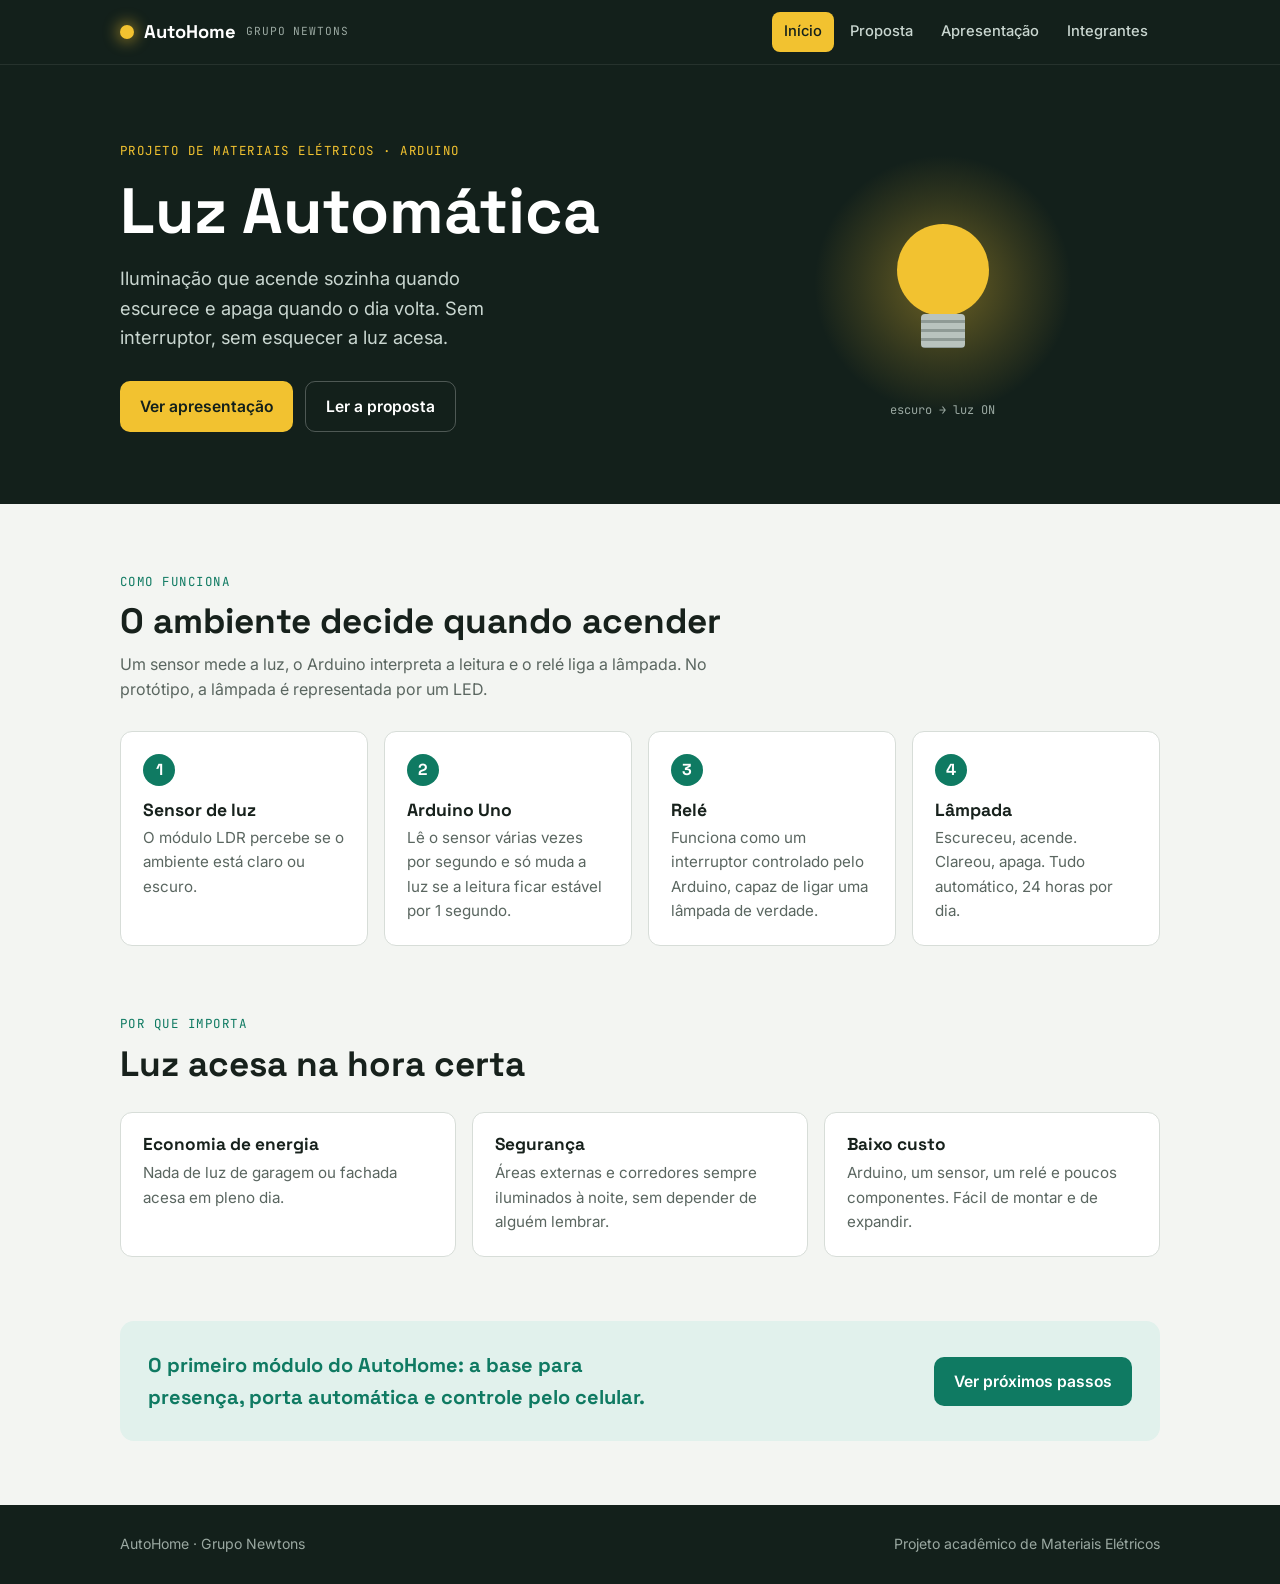
<file: index.html>
<!DOCTYPE html>
<html lang="pt-BR">
<head>
  <meta charset="UTF-8">
  <meta name="viewport" content="width=device-width, initial-scale=1.0">
  <title>Luz Automática · AutoHome</title>
  <meta name="description" content="Luz Automática: iluminação que acende sozinha quando escurece, feita com Arduino pelo grupo Newtons.">
  <link rel="preconnect" href="https://fonts.googleapis.com">
  <link rel="preconnect" href="https://fonts.gstatic.com" crossorigin>
  <link href="https://fonts.googleapis.com/css2?family=Inter:wght@400;500;600&family=JetBrains+Mono&family=Space+Grotesk:wght@500;700&display=swap" rel="stylesheet">
  <link rel="stylesheet" href="style.css">
</head>
<body>
  <header class="topbar">
    <div class="container">
      <a class="brand" href="index.html"><span class="brand-dot"></span>AutoHome <small>Grupo Newtons</small></a>
      <nav class="nav">
        <a class="ativo" href="index.html">Início</a>
        <a href="proposta.html">Proposta</a>
        <a href="apresentacao.html">Apresentação</a>
        <a href="integrantes.html">Integrantes</a>
      </nav>
    </div>
  </header>

  <section class="hero">
    <div class="container">
      <div>
        <span class="eyebrow">Projeto de Materiais Elétricos · Arduino</span>
        <h1>Luz Automática</h1>
        <p>Iluminação que acende sozinha quando escurece e apaga quando o dia volta. Sem interruptor, sem esquecer a luz acesa.</p>
        <div class="hero-actions">
          <a class="btn btn-sun" href="apresentacao.html">Ver apresentação</a>
          <a class="btn btn-ghost" href="proposta.html">Ler a proposta</a>
        </div>
      </div>
      <div class="lamp" aria-hidden="true">
        <div class="glow"></div><div class="bulb"></div><div class="base"></div><div class="tag"></div>
      </div>
    </div>
  </section>

  <section class="section">
    <div class="container">
      <div class="section-head">
        <span class="eyebrow">Como funciona</span>
        <h2>O ambiente decide quando acender</h2>
        <p>Um sensor mede a luz, o Arduino interpreta a leitura e o relé liga a lâmpada. No protótipo, a lâmpada é representada por um LED.</p>
      </div>
      <div class="flow">
        <div class="flow-item"><h3>Sensor de luz</h3><p>O módulo LDR percebe se o ambiente está claro ou escuro.</p></div>
        <div class="flow-item"><h3>Arduino Uno</h3><p>Lê o sensor várias vezes por segundo e só muda a luz se a leitura ficar estável por 1 segundo.</p></div>
        <div class="flow-item"><h3>Relé</h3><p>Funciona como um interruptor controlado pelo Arduino, capaz de ligar uma lâmpada de verdade.</p></div>
        <div class="flow-item"><h3>Lâmpada</h3><p>Escureceu, acende. Clareou, apaga. Tudo automático, 24 horas por dia.</p></div>
      </div>
    </div>
  </section>

  <section class="section" style="padding-top:0">
    <div class="container">
      <div class="section-head">
        <span class="eyebrow">Por que importa</span>
        <h2>Luz acesa na hora certa</h2>
      </div>
      <div class="cards">
        <div class="card"><h3>Economia de energia</h3><p>Nada de luz de garagem ou fachada acesa em pleno dia.</p></div>
        <div class="card"><h3>Segurança</h3><p>Áreas externas e corredores sempre iluminados à noite, sem depender de alguém lembrar.</p></div>
        <div class="card"><h3>Baixo custo</h3><p>Arduino, um sensor, um relé e poucos componentes. Fácil de montar e de expandir.</p></div>
      </div>
    </div>
  </section>

  <section class="section" style="padding-top:0">
    <div class="container">
      <div class="band">
        <p>O primeiro módulo do AutoHome: a base para presença, porta automática e controle pelo celular.</p>
        <a class="btn btn-green" href="proposta.html#proximos-passos">Ver próximos passos</a>
      </div>
    </div>
  </section>

  <footer class="footer">
    <div class="container">
      <span>AutoHome · Grupo Newtons</span>
      <span>Projeto acadêmico de Materiais Elétricos</span>
    </div>
  </footer>
</body>
</html>
</file>
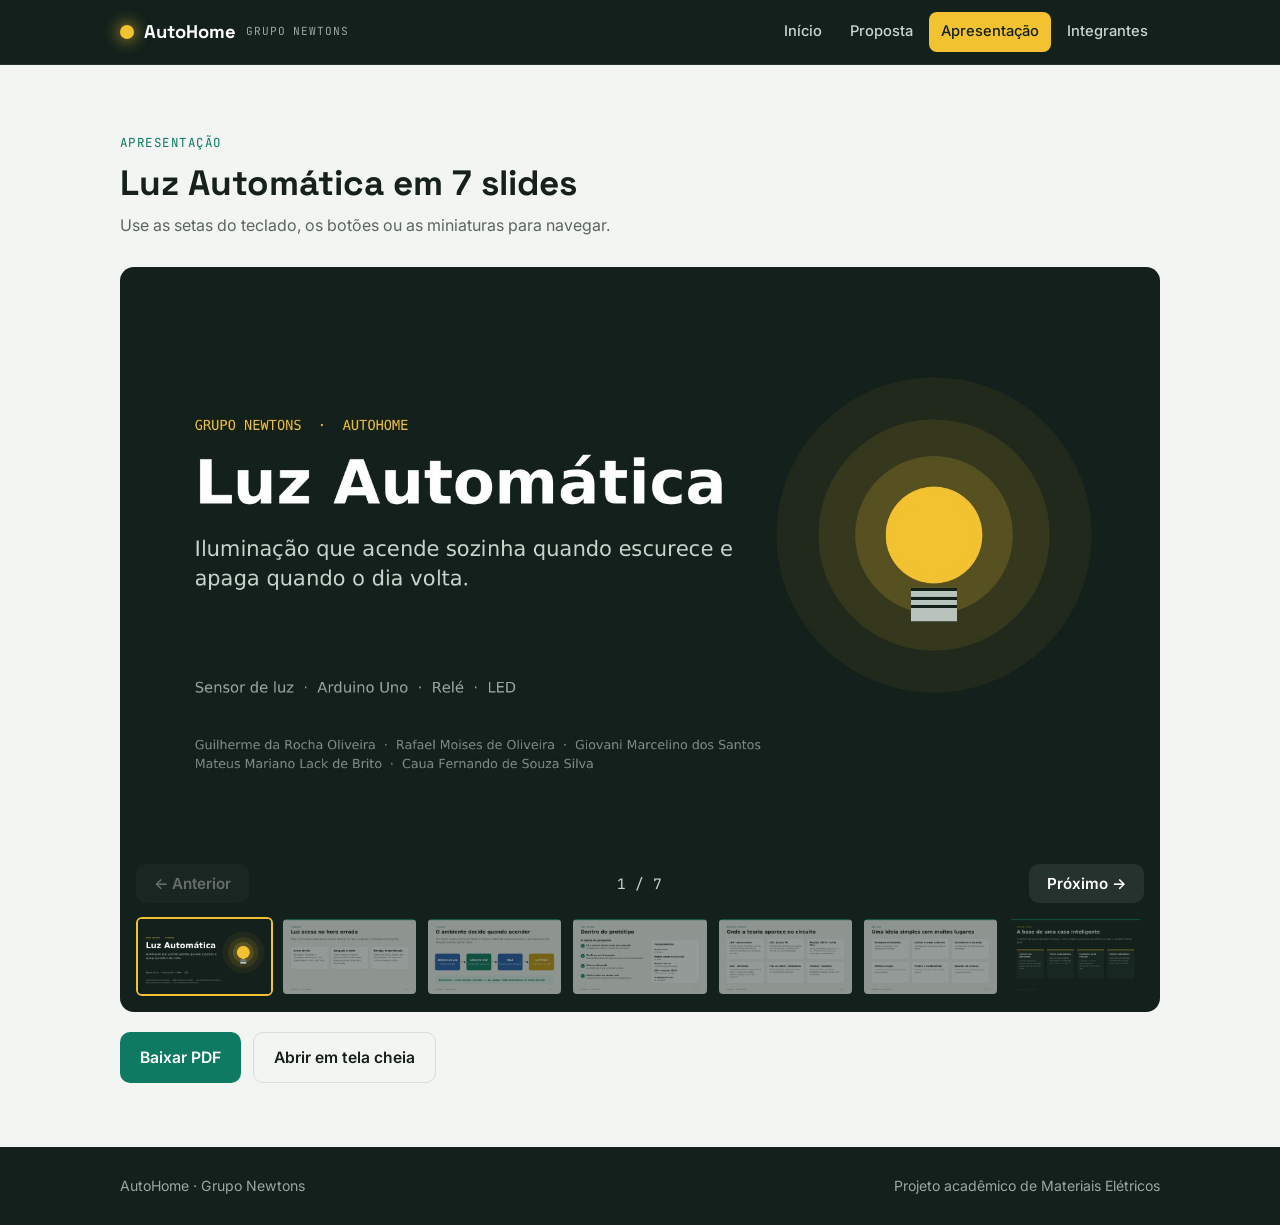
<file: apresentacao.html>
<!DOCTYPE html>
<html lang="pt-BR">
<head>
  <meta charset="UTF-8">
  <meta name="viewport" content="width=device-width, initial-scale=1.0">
  <title>Apresentação · AutoHome</title>
  <link rel="preconnect" href="https://fonts.googleapis.com">
  <link rel="preconnect" href="https://fonts.gstatic.com" crossorigin>
  <link href="https://fonts.googleapis.com/css2?family=Inter:wght@400;500;600&family=JetBrains+Mono&family=Space+Grotesk:wght@500;700&display=swap" rel="stylesheet">
  <link rel="stylesheet" href="style.css">
</head>
<body>
  <header class="topbar">
    <div class="container">
      <a class="brand" href="index.html"><span class="brand-dot"></span>AutoHome <small>Grupo Newtons</small></a>
      <nav class="nav">
        <a href="index.html">Início</a>
        <a href="proposta.html">Proposta</a>
        <a class="ativo" href="apresentacao.html">Apresentação</a>
        <a href="integrantes.html">Integrantes</a>
      </nav>
    </div>
  </header>

  <section class="section">
    <div class="container">
      <div class="section-head">
        <span class="eyebrow">Apresentação</span>
        <h2>Luz Automática em 7 slides</h2>
        <p>Use as setas do teclado, os botões ou as miniaturas para navegar.</p>
      </div>

      <div class="viewer">
        <div class="stage">
          <img id="slide" src="slides/slide-1.jpg" alt="Slide 1 da apresentação">
        </div>
        <div class="controls">
          <button class="ctrl" id="prev" type="button">← Anterior</button>
          <span class="counter" id="counter">1 / 7</span>
          <button class="ctrl" id="next" type="button">Próximo →</button>
        </div>
        <div class="thumbs" id="thumbs"></div>
      </div>

      <div class="viewer-actions">
        <a class="btn btn-green" href="apresentacao.pdf" download>Baixar PDF</a>
        <a class="btn" style="border:1px solid var(--line)" href="apresentacao.pdf" target="_blank" rel="noopener">Abrir em tela cheia</a>
      </div>
    </div>
  </section>

  <footer class="footer">
    <div class="container">
      <span>AutoHome · Grupo Newtons</span>
      <span>Projeto acadêmico de Materiais Elétricos</span>
    </div>
  </footer>

  <script>
    var total = 7, atual = 1;
    var img = document.getElementById("slide");
    var counter = document.getElementById("counter");
    var prev = document.getElementById("prev");
    var next = document.getElementById("next");
    var thumbs = document.getElementById("thumbs");

    for (var i = 1; i <= total; i++) {
      var b = document.createElement("button");
      b.type = "button";
      b.setAttribute("aria-label", "Ir para o slide " + i);
      b.innerHTML = '<img src="slides/slide-' + i + '.jpg" alt="">';
      b.dataset.n = i;
      b.addEventListener("click", function () { mostrar(+this.dataset.n); });
      thumbs.appendChild(b);
    }

    function mostrar(n) {
      atual = Math.min(Math.max(n, 1), total);
      img.src = "slides/slide-" + atual + ".jpg";
      img.alt = "Slide " + atual + " da apresentação";
      counter.textContent = atual + " / " + total;
      prev.disabled = atual === 1;
      next.disabled = atual === total;
      Array.prototype.forEach.call(thumbs.children, function (t, i) {
        t.classList.toggle("ativo", i + 1 === atual);
      });
    }

    prev.addEventListener("click", function () { mostrar(atual - 1); });
    next.addEventListener("click", function () { mostrar(atual + 1); });
    document.addEventListener("keydown", function (e) {
      if (e.key === "ArrowRight") mostrar(atual + 1);
      if (e.key === "ArrowLeft") mostrar(atual - 1);
    });
    mostrar(1);
  </script>
</body>
</html>
</file>
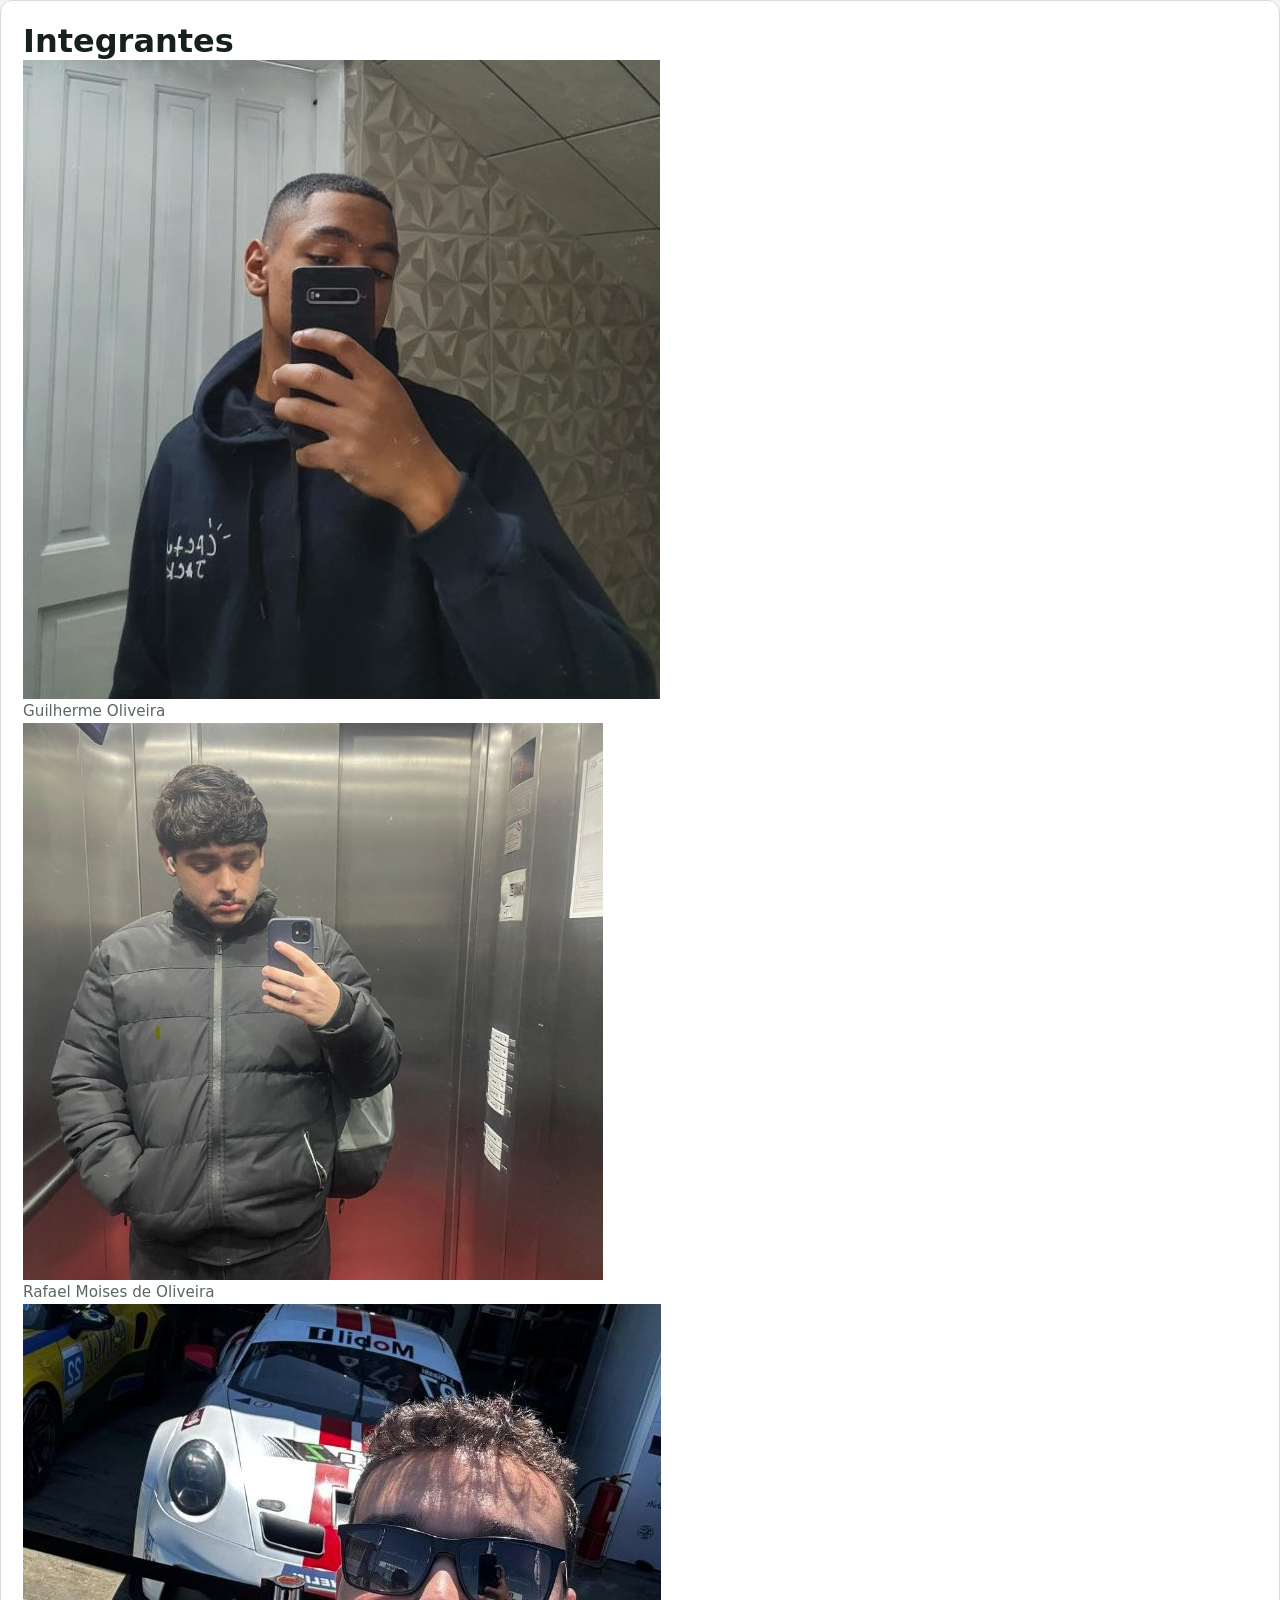
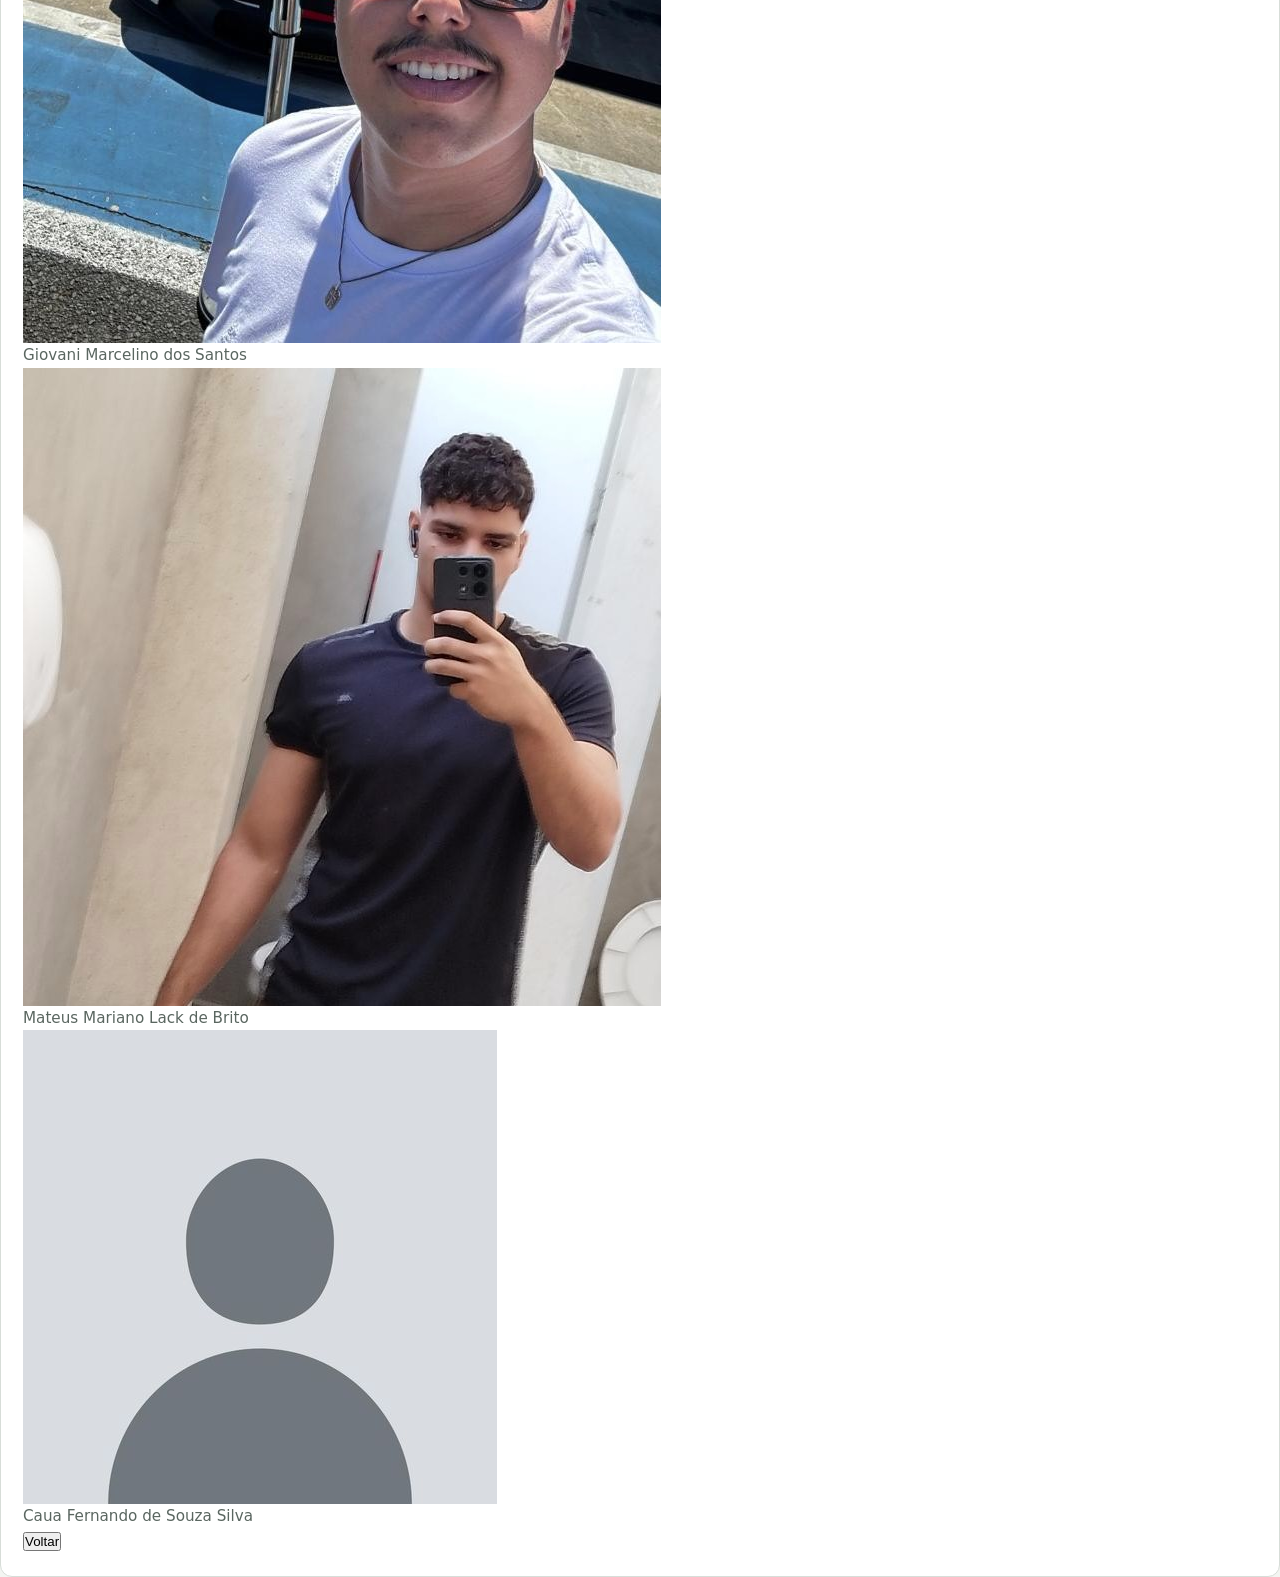
<file: fotos.html>
<!DOCTYPE html>
<html lang="pt-BR">
<head>
  <meta charset="UTF-8">
  <meta name="viewport" content="width=device-width, initial-scale=1.0">
  <title>Fotos dos integrantes</title>
  <link rel="stylesheet" href="style.css">
</head>
<body>
  <div class="card">
    <h1>Integrantes</h1>

    <div class="integrantes-grid">
      <div class="integrante">
        <img src="fotos/guilherme.jpg" alt="Guilherme Oliveira">
        <p>Guilherme Oliveira</p>
      </div>
      <div class="integrante">
        <img src="fotos/rafael.jpg" alt="Rafael Moises de Oliveira">
        <p>Rafael Moises de Oliveira</p>
      </div>
      <div class="integrante">
        <img src="fotos/giovani.jpg" alt="Giovani Marcelino dos Santos">
        <p>Giovani Marcelino dos Santos</p>
      </div>
      <div class="integrante">
        <img src="fotos/mateus.jpg" alt="Mateus Mariano Lack de Brito">
        <p>Mateus Mariano Lack de Brito</p>
      </div>
      <div class="integrante">
        <img src="fotos/caua.jpg" alt="Caua Fernando de Souza Silva">
        <p>Caua Fernando de Souza Silva</p>
      </div>
    </div>

    <nav class="nav-buttons">
      <button onclick="window.location.href='index.html'">Voltar</button>
    </nav>
  </div>
</body>
</html>
</file>
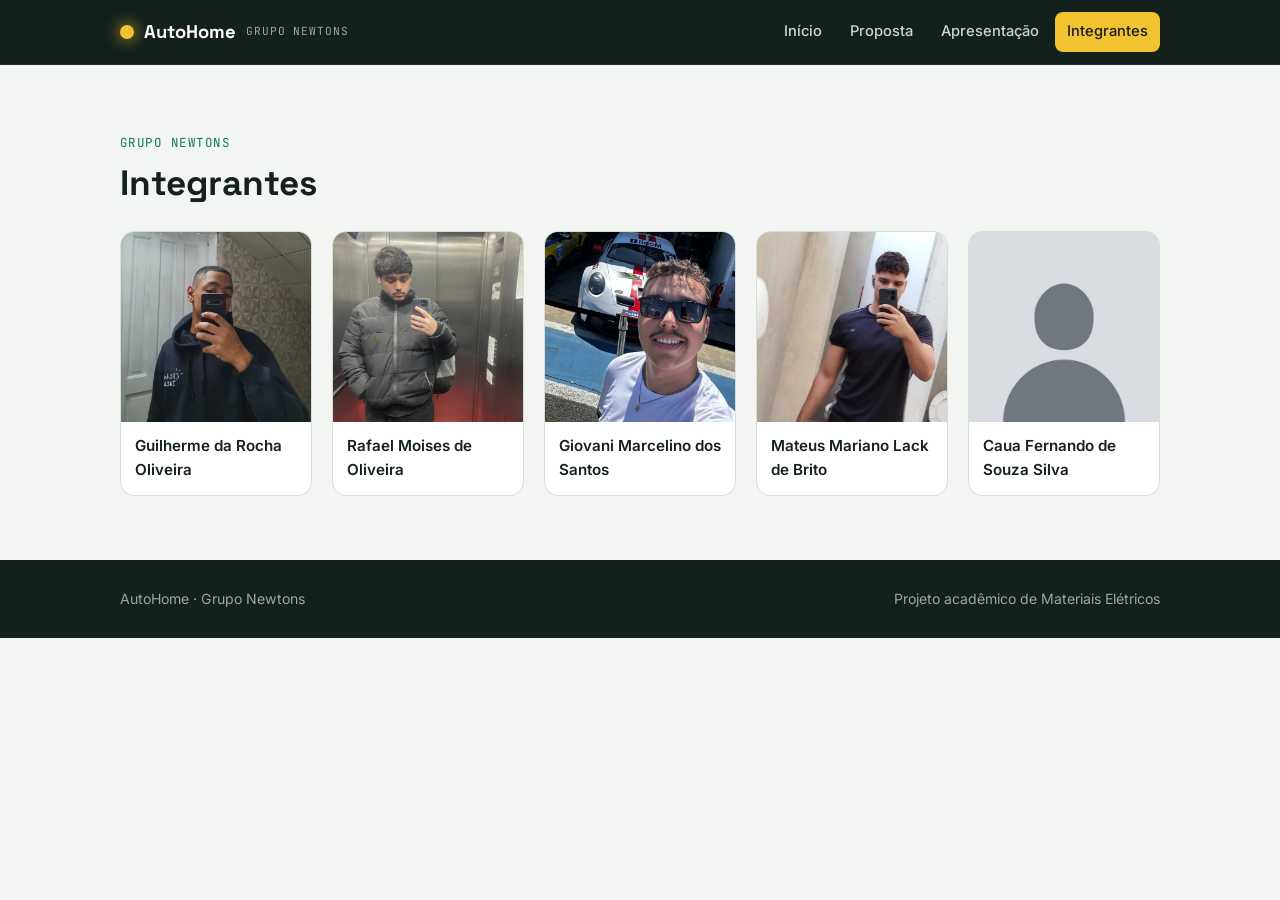
<file: integrantes.html>
<!DOCTYPE html>
<html lang="pt-BR">
<head>
  <meta charset="UTF-8">
  <meta name="viewport" content="width=device-width, initial-scale=1.0">
  <title>Integrantes · AutoHome</title>
  <link rel="preconnect" href="https://fonts.googleapis.com">
  <link rel="preconnect" href="https://fonts.gstatic.com" crossorigin>
  <link href="https://fonts.googleapis.com/css2?family=Inter:wght@400;500;600&family=JetBrains+Mono&family=Space+Grotesk:wght@500;700&display=swap" rel="stylesheet">
  <link rel="stylesheet" href="style.css">
</head>
<body>
  <header class="topbar">
    <div class="container">
      <a class="brand" href="index.html"><span class="brand-dot"></span>AutoHome <small>Grupo Newtons</small></a>
      <nav class="nav">
        <a href="index.html">Início</a>
        <a href="proposta.html">Proposta</a>
        <a href="apresentacao.html">Apresentação</a>
        <a class="ativo" href="integrantes.html">Integrantes</a>
      </nav>
    </div>
  </header>

  <section class="section">
    <div class="container">
      <div class="section-head">
        <span class="eyebrow">Grupo Newtons</span>
        <h2>Integrantes</h2>
      </div>
      <div class="team">
        <div class="member"><img src="fotos/guilherme.jpg" alt="Guilherme da Rocha Oliveira"><p>Guilherme da Rocha Oliveira</p></div>
        <div class="member"><img src="fotos/rafael.jpg" alt="Rafael Moises de Oliveira"><p>Rafael Moises de Oliveira</p></div>
        <div class="member"><img src="fotos/giovani.jpg" alt="Giovani Marcelino dos Santos"><p>Giovani Marcelino dos Santos</p></div>
        <div class="member"><img src="fotos/mateus.jpg" alt="Mateus Mariano Lack de Brito"><p>Mateus Mariano Lack de Brito</p></div>
        <div class="member"><img src="fotos/caua.jpg" alt="Caua Fernando de Souza Silva"><p>Caua Fernando de Souza Silva</p></div>
      </div>
    </div>
  </section>

  <footer class="footer">
    <div class="container">
      <span>AutoHome · Grupo Newtons</span>
      <span>Projeto acadêmico de Materiais Elétricos</span>
    </div>
  </footer>
</body>
</html>
</file>
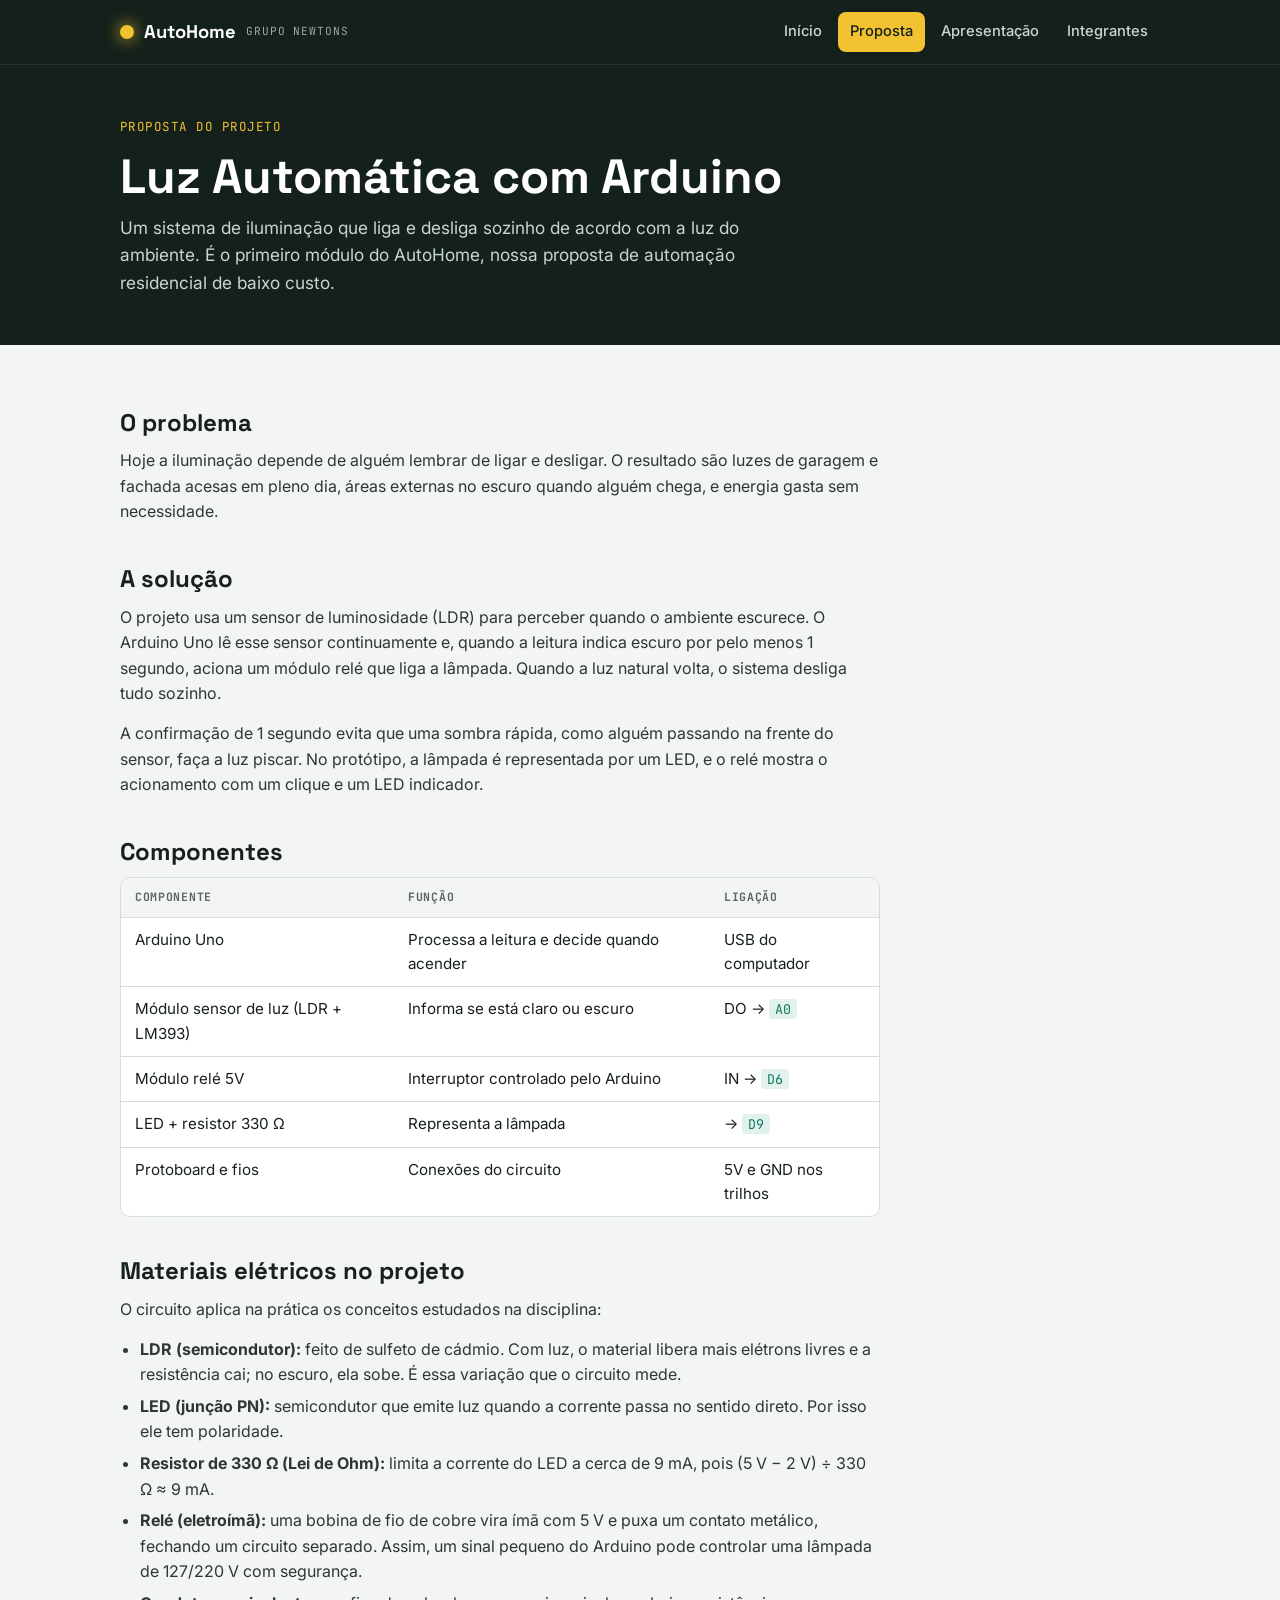
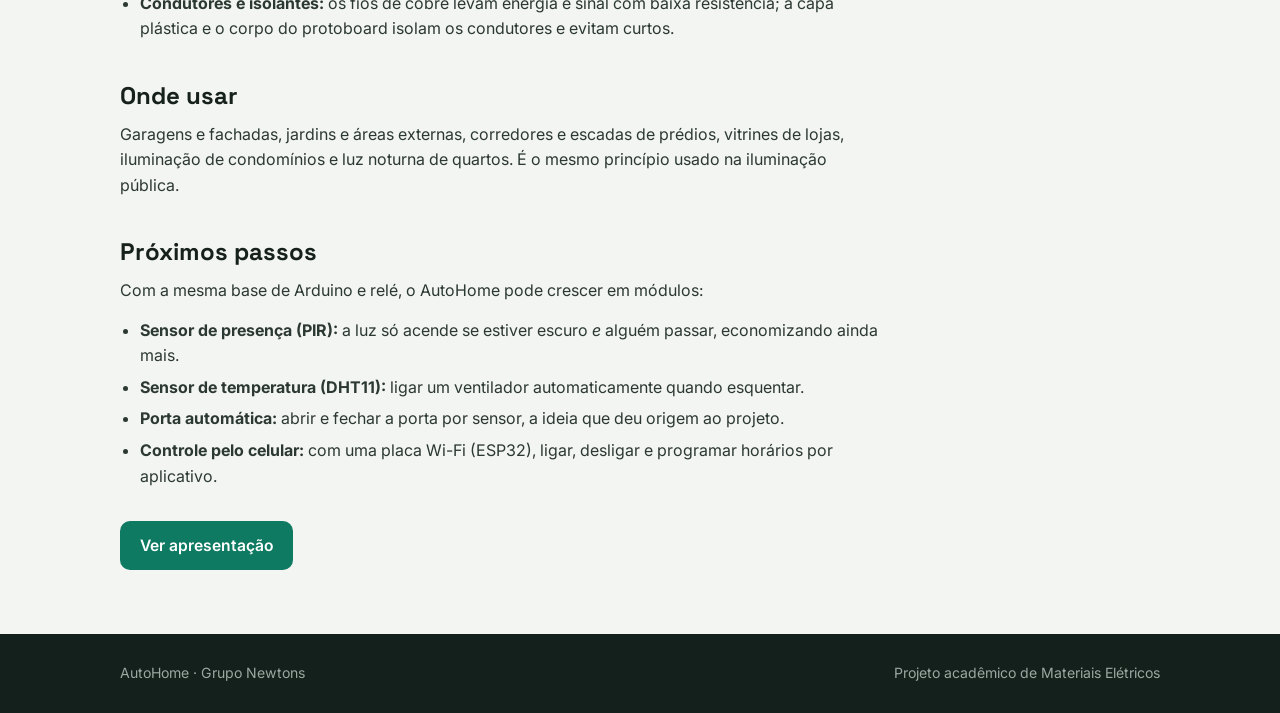
<file: proposta.html>
<!DOCTYPE html>
<html lang="pt-BR">
<head>
  <meta charset="UTF-8">
  <meta name="viewport" content="width=device-width, initial-scale=1.0">
  <title>Proposta · AutoHome</title>
  <link rel="preconnect" href="https://fonts.googleapis.com">
  <link rel="preconnect" href="https://fonts.gstatic.com" crossorigin>
  <link href="https://fonts.googleapis.com/css2?family=Inter:wght@400;500;600&family=JetBrains+Mono&family=Space+Grotesk:wght@500;700&display=swap" rel="stylesheet">
  <link rel="stylesheet" href="style.css">
</head>
<body>
  <header class="topbar">
    <div class="container">
      <a class="brand" href="index.html"><span class="brand-dot"></span>AutoHome <small>Grupo Newtons</small></a>
      <nav class="nav">
        <a href="index.html">Início</a>
        <a class="ativo" href="proposta.html">Proposta</a>
        <a href="apresentacao.html">Apresentação</a>
        <a href="integrantes.html">Integrantes</a>
      </nav>
    </div>
  </header>

  <section class="page-head">
    <div class="container">
      <span class="eyebrow">Proposta do projeto</span>
      <h1>Luz Automática com Arduino</h1>
      <p>Um sistema de iluminação que liga e desliga sozinho de acordo com a luz do ambiente. É o primeiro módulo do AutoHome, nossa proposta de automação residencial de baixo custo.</p>
    </div>
  </section>

  <section class="section">
    <div class="container">
      <div class="article">
        <h2>O problema</h2>
        <p>Hoje a iluminação depende de alguém lembrar de ligar e desligar. O resultado são luzes de garagem e fachada acesas em pleno dia, áreas externas no escuro quando alguém chega, e energia gasta sem necessidade.</p>

        <h2>A solução</h2>
        <p>O projeto usa um sensor de luminosidade (LDR) para perceber quando o ambiente escurece. O Arduino Uno lê esse sensor continuamente e, quando a leitura indica escuro por pelo menos 1 segundo, aciona um módulo relé que liga a lâmpada. Quando a luz natural volta, o sistema desliga tudo sozinho.</p>
        <p>A confirmação de 1 segundo evita que uma sombra rápida, como alguém passando na frente do sensor, faça a luz piscar. No protótipo, a lâmpada é representada por um LED, e o relé mostra o acionamento com um clique e um LED indicador.</p>

        <h2>Componentes</h2>
        <div class="table-wrap">
          <table>
            <thead><tr><th>Componente</th><th>Função</th><th>Ligação</th></tr></thead>
            <tbody>
              <tr><td>Arduino Uno</td><td>Processa a leitura e decide quando acender</td><td>USB do computador</td></tr>
              <tr><td>Módulo sensor de luz (LDR + LM393)</td><td>Informa se está claro ou escuro</td><td>DO → <span class="pin">A0</span></td></tr>
              <tr><td>Módulo relé 5V</td><td>Interruptor controlado pelo Arduino</td><td>IN → <span class="pin">D6</span></td></tr>
              <tr><td>LED + resistor 330 Ω</td><td>Representa a lâmpada</td><td>→ <span class="pin">D9</span></td></tr>
              <tr><td>Protoboard e fios</td><td>Conexões do circuito</td><td>5V e GND nos trilhos</td></tr>
            </tbody>
          </table>
        </div>

        <h2>Materiais elétricos no projeto</h2>
        <p>O circuito aplica na prática os conceitos estudados na disciplina:</p>
        <ul>
          <li><strong>LDR (semicondutor):</strong> feito de sulfeto de cádmio. Com luz, o material libera mais elétrons livres e a resistência cai; no escuro, ela sobe. É essa variação que o circuito mede.</li>
          <li><strong>LED (junção PN):</strong> semicondutor que emite luz quando a corrente passa no sentido direto. Por isso ele tem polaridade.</li>
          <li><strong>Resistor de 330 Ω (Lei de Ohm):</strong> limita a corrente do LED a cerca de 9 mA, pois (5 V − 2 V) ÷ 330 Ω ≈ 9 mA.</li>
          <li><strong>Relé (eletroímã):</strong> uma bobina de fio de cobre vira ímã com 5 V e puxa um contato metálico, fechando um circuito separado. Assim, um sinal pequeno do Arduino pode controlar uma lâmpada de 127/220 V com segurança.</li>
          <li><strong>Condutores e isolantes:</strong> os fios de cobre levam energia e sinal com baixa resistência; a capa plástica e o corpo do protoboard isolam os condutores e evitam curtos.</li>
        </ul>

        <h2>Onde usar</h2>
        <p>Garagens e fachadas, jardins e áreas externas, corredores e escadas de prédios, vitrines de lojas, iluminação de condomínios e luz noturna de quartos. É o mesmo princípio usado na iluminação pública.</p>

        <h2 id="proximos-passos">Próximos passos</h2>
        <p>Com a mesma base de Arduino e relé, o AutoHome pode crescer em módulos:</p>
        <ul>
          <li><strong>Sensor de presença (PIR):</strong> a luz só acende se estiver escuro <em>e</em> alguém passar, economizando ainda mais.</li>
          <li><strong>Sensor de temperatura (DHT11):</strong> ligar um ventilador automaticamente quando esquentar.</li>
          <li><strong>Porta automática:</strong> abrir e fechar a porta por sensor, a ideia que deu origem ao projeto.</li>
          <li><strong>Controle pelo celular:</strong> com uma placa Wi-Fi (ESP32), ligar, desligar e programar horários por aplicativo.</li>
        </ul>

        <div class="hero-actions" style="margin-top:32px">
          <a class="btn btn-green" href="apresentacao.html">Ver apresentação</a>
        </div>
      </div>
    </div>
  </section>

  <footer class="footer">
    <div class="container">
      <span>AutoHome · Grupo Newtons</span>
      <span>Projeto acadêmico de Materiais Elétricos</span>
    </div>
  </footer>
</body>
</html>
</file>
<file: style.css>
/* AutoHome · Grupo Newtons
   Paleta: noite (fundo escuro) + luz amarela (a lâmpada) + verde (circuito) */
:root {
  --night: #13201b;
  --night-2: #1c2c26;
  --sun: #f2c230;
  --green: #0f7a62;
  --green-soft: #e1f1ec;
  --bg: #f3f5f2;
  --surface: #ffffff;
  --ink: #17211c;
  --muted: #5a6660;
  --line: #d7ddd8;
  --display: "Space Grotesk", system-ui, sans-serif;
  --body: "Inter", system-ui, -apple-system, "Segoe UI", Roboto, sans-serif;
  --mono: "JetBrains Mono", ui-monospace, Consolas, monospace;
}

* { margin: 0; padding: 0; box-sizing: border-box; }
html { scroll-behavior: smooth; }
body { font-family: var(--body); background: var(--bg); color: var(--ink); line-height: 1.6; font-size: 16px; }
img { max-width: 100%; display: block; }
a { color: inherit; }
h1, h2, h3 { font-family: var(--display); line-height: 1.15; text-wrap: balance; }

.container { width: 100%; max-width: 1080px; margin: 0 auto; padding: 0 20px; }

/* ---------- Cabeçalho ---------- */
.topbar { background: var(--night); position: sticky; top: 0; z-index: 10; border-bottom: 1px solid #ffffff14; }
.topbar .container { display: flex; align-items: center; justify-content: space-between; gap: 16px; min-height: 64px; flex-wrap: wrap; padding-block: 10px; }
.brand { display: flex; align-items: center; gap: 10px; text-decoration: none; color: #fff; font-family: var(--display); font-weight: 700; font-size: 1.15rem; }
.brand-dot { width: 14px; height: 14px; border-radius: 50%; background: var(--sun); box-shadow: 0 0 14px 4px #f2c23066; }
.brand small { font-family: var(--mono); font-weight: 400; font-size: .7rem; color: #9aa8a1; letter-spacing: .08em; text-transform: uppercase; }
.nav { display: flex; gap: 4px; flex-wrap: wrap; }
.nav a { text-decoration: none; color: #c9d6d0; font-size: .92rem; font-weight: 500; padding: 8px 12px; border-radius: 8px; }
.nav a:hover { background: #ffffff12; color: #fff; }
.nav a.ativo { color: var(--night); background: var(--sun); }
.nav a:focus-visible, .btn:focus-visible, .ctrl:focus-visible { outline: 3px solid var(--sun); outline-offset: 2px; }

/* ---------- Hero ---------- */
.hero { background: var(--night); color: #fff; overflow: hidden; }
.hero .container { display: grid; grid-template-columns: 1.3fr 1fr; gap: 40px; align-items: center; padding-block: 72px; }
.eyebrow { font-family: var(--mono); font-size: .78rem; letter-spacing: .12em; text-transform: uppercase; color: var(--sun); }
.hero h1 { font-size: clamp(2.4rem, 6vw, 4rem); margin: 12px 0 16px; }
.hero p { color: #c9d6d0; font-size: 1.15rem; max-width: 34ch; }
.hero-actions { display: flex; gap: 12px; flex-wrap: wrap; margin-top: 28px; }
.btn { display: inline-flex; align-items: center; gap: 8px; text-decoration: none; font-weight: 600; padding: 12px 20px; border-radius: 10px; font-size: .98rem; border: 0; cursor: pointer; font-family: var(--body); }
.btn-sun { background: var(--sun); color: var(--night); }
.btn-sun:hover { filter: brightness(1.06); }
.btn-ghost { color: #fff; border: 1px solid #ffffff40; }
.btn-ghost:hover { background: #ffffff12; }
.btn-green { background: var(--green); color: #fff; }

/* Lâmpada animada: acende e apaga como o sensor */
.lamp { position: relative; width: 260px; height: 260px; margin: 0 auto; }
.lamp .glow { position: absolute; inset: 0; border-radius: 50%; background: radial-gradient(circle, #f2c23066 0%, #f2c23022 45%, transparent 70%); animation: glow 6s ease-in-out infinite; }
.lamp .bulb { position: absolute; left: 50%; top: 50%; width: 92px; height: 92px; margin: -60px 0 0 -46px; border-radius: 50%; background: var(--sun); animation: bulb 6s ease-in-out infinite; }
.lamp .base { position: absolute; left: 50%; top: 50%; width: 44px; height: 34px; margin: 30px 0 0 -22px; border-radius: 4px; background: repeating-linear-gradient(#b9c3be 0 6px, #8f9a95 6px 9px); }
.lamp .tag { position: absolute; bottom: -6px; left: 0; right: 0; text-align: center; font-family: var(--mono); font-size: .75rem; color: #9aa8a1; }
.lamp .tag::before { content: "escuro → luz ON"; animation: tag 6s steps(1) infinite; }
@keyframes glow { 0%, 45% { opacity: 1; } 55%, 95% { opacity: 0; } 100% { opacity: 1; } }
@keyframes bulb { 0%, 45% { background: var(--sun); } 55%, 95% { background: #3b4a44; } 100% { background: var(--sun); } }
@keyframes tag { 0% { content: "escuro → luz ON"; } 50% { content: "claro → luz OFF"; } }
@media (prefers-reduced-motion: reduce) { .lamp .glow, .lamp .bulb, .lamp .tag::before { animation: none; } }

/* ---------- Seções ---------- */
.section { padding-block: 64px; }
.section-head { margin-bottom: 28px; max-width: 64ch; }
.section-head h2 { font-size: clamp(1.6rem, 3.5vw, 2.2rem); margin: 8px 0 10px; }
.section-head p { color: var(--muted); }
.section .eyebrow { color: var(--green); }

.flow { display: grid; grid-template-columns: repeat(4, 1fr); gap: 16px; counter-reset: passo; }
.flow-item { background: var(--surface); border: 1px solid var(--line); border-radius: 12px; padding: 22px; position: relative; min-width: 0; }
.flow-item::before { counter-increment: passo; content: counter(passo); font-family: var(--display); font-weight: 700; width: 32px; height: 32px; border-radius: 50%; background: var(--green); color: #fff; display: grid; place-items: center; margin-bottom: 14px; }
.flow-item h3 { font-size: 1.1rem; margin-bottom: 6px; }
.flow-item p { color: var(--muted); font-size: .95rem; }

.cards { display: grid; grid-template-columns: repeat(3, 1fr); gap: 16px; }
.card { background: var(--surface); border: 1px solid var(--line); border-radius: 12px; padding: 22px; min-width: 0; }
.card h3 { font-size: 1.08rem; margin-bottom: 6px; }
.card p { color: var(--muted); font-size: .95rem; }

.band { background: var(--green-soft); border-radius: 14px; padding: 28px; display: flex; justify-content: space-between; align-items: center; gap: 20px; flex-wrap: wrap; }
.band p { font-family: var(--display); font-size: 1.25rem; font-weight: 700; color: var(--green); max-width: 40ch; }

/* ---------- Página de texto (proposta) ---------- */
.page-head { background: var(--night); color: #fff; }
.page-head .container { padding-block: 48px; }
.page-head h1 { font-size: clamp(2rem, 5vw, 3rem); margin-top: 10px; }
.page-head p { color: #c9d6d0; margin-top: 10px; max-width: 60ch; font-size: 1.08rem; }
.article { max-width: 760px; }
.article h2 { font-size: 1.5rem; margin: 40px 0 12px; }
.article h2:first-child { margin-top: 0; }
.article p { margin-bottom: 14px; color: #2c3833; }
.article ul { margin: 0 0 14px 20px; color: #2c3833; }
.article li { margin-bottom: 6px; }
.table-wrap { overflow-x: auto; border: 1px solid var(--line); border-radius: 10px; background: var(--surface); margin: 8px 0 18px; }
table { border-collapse: collapse; width: 100%; min-width: 480px; font-size: .95rem; }
th, td { text-align: left; padding: 10px 14px; border-bottom: 1px solid var(--line); vertical-align: top; }
th { font-family: var(--mono); font-size: .72rem; letter-spacing: .06em; text-transform: uppercase; color: var(--muted); background: var(--bg); }
tr:last-child td { border-bottom: 0; }
.pin { font-family: var(--mono); font-size: .88em; background: var(--green-soft); color: var(--green); padding: 1px 6px; border-radius: 4px; }

/* ---------- Apresentação ---------- */
.viewer { background: var(--night); border-radius: 14px; padding: 16px; }
.stage { position: relative; aspect-ratio: 16 / 9; max-width: 100%; border-radius: 8px; overflow: hidden; background: #0c1411; }
.stage img { width: 100%; height: 100%; object-fit: contain; }
.controls { display: flex; align-items: center; justify-content: space-between; gap: 12px; margin-top: 14px; flex-wrap: wrap; }
.ctrl { background: #ffffff14; color: #fff; border: 0; border-radius: 10px; padding: 10px 18px; font-weight: 600; font-size: .95rem; cursor: pointer; font-family: var(--body); }
.ctrl:hover { background: #ffffff24; }
.ctrl:disabled { opacity: .35; cursor: default; }
.counter { font-family: var(--mono); color: #c9d6d0; font-size: .9rem; }
.thumbs { display: grid; grid-template-columns: repeat(7, 1fr); gap: 8px; margin-top: 14px; }
.thumbs button { border: 2px solid transparent; border-radius: 6px; overflow: hidden; padding: 0; cursor: pointer; background: none; opacity: .55; }
.thumbs button.ativo { border-color: var(--sun); opacity: 1; }
.thumbs button:hover { opacity: 1; }
.viewer-actions { display: flex; gap: 12px; flex-wrap: wrap; margin-top: 20px; }

/* ---------- Integrantes ---------- */
.team { display: grid; grid-template-columns: repeat(auto-fill, minmax(190px, 1fr)); gap: 20px; }
.member { background: var(--surface); border: 1px solid var(--line); border-radius: 14px; overflow: hidden; }
.member img { width: 100%; aspect-ratio: 1 / 1; object-fit: cover; background: #dfe3df; }
.member p { padding: 12px 14px; font-weight: 600; font-size: .95rem; }

/* ---------- Rodapé ---------- */
.footer { background: var(--night); color: #9aa8a1; font-size: .88rem; }
.footer .container { padding-block: 28px; display: flex; justify-content: space-between; gap: 12px; flex-wrap: wrap; }

/* ---------- Celular ---------- */
@media (max-width: 860px) {
  .hero .container { grid-template-columns: 1fr; padding-block: 48px; }
  .lamp { width: 200px; height: 200px; }
  .flow { grid-template-columns: repeat(2, 1fr); }
  .cards { grid-template-columns: 1fr 1fr; }
  .thumbs { grid-template-columns: repeat(4, 1fr); }
}
@media (max-width: 520px) {
  .flow, .cards { grid-template-columns: 1fr; }
  .nav a { padding: 6px 9px; font-size: .86rem; }
}
</file>
